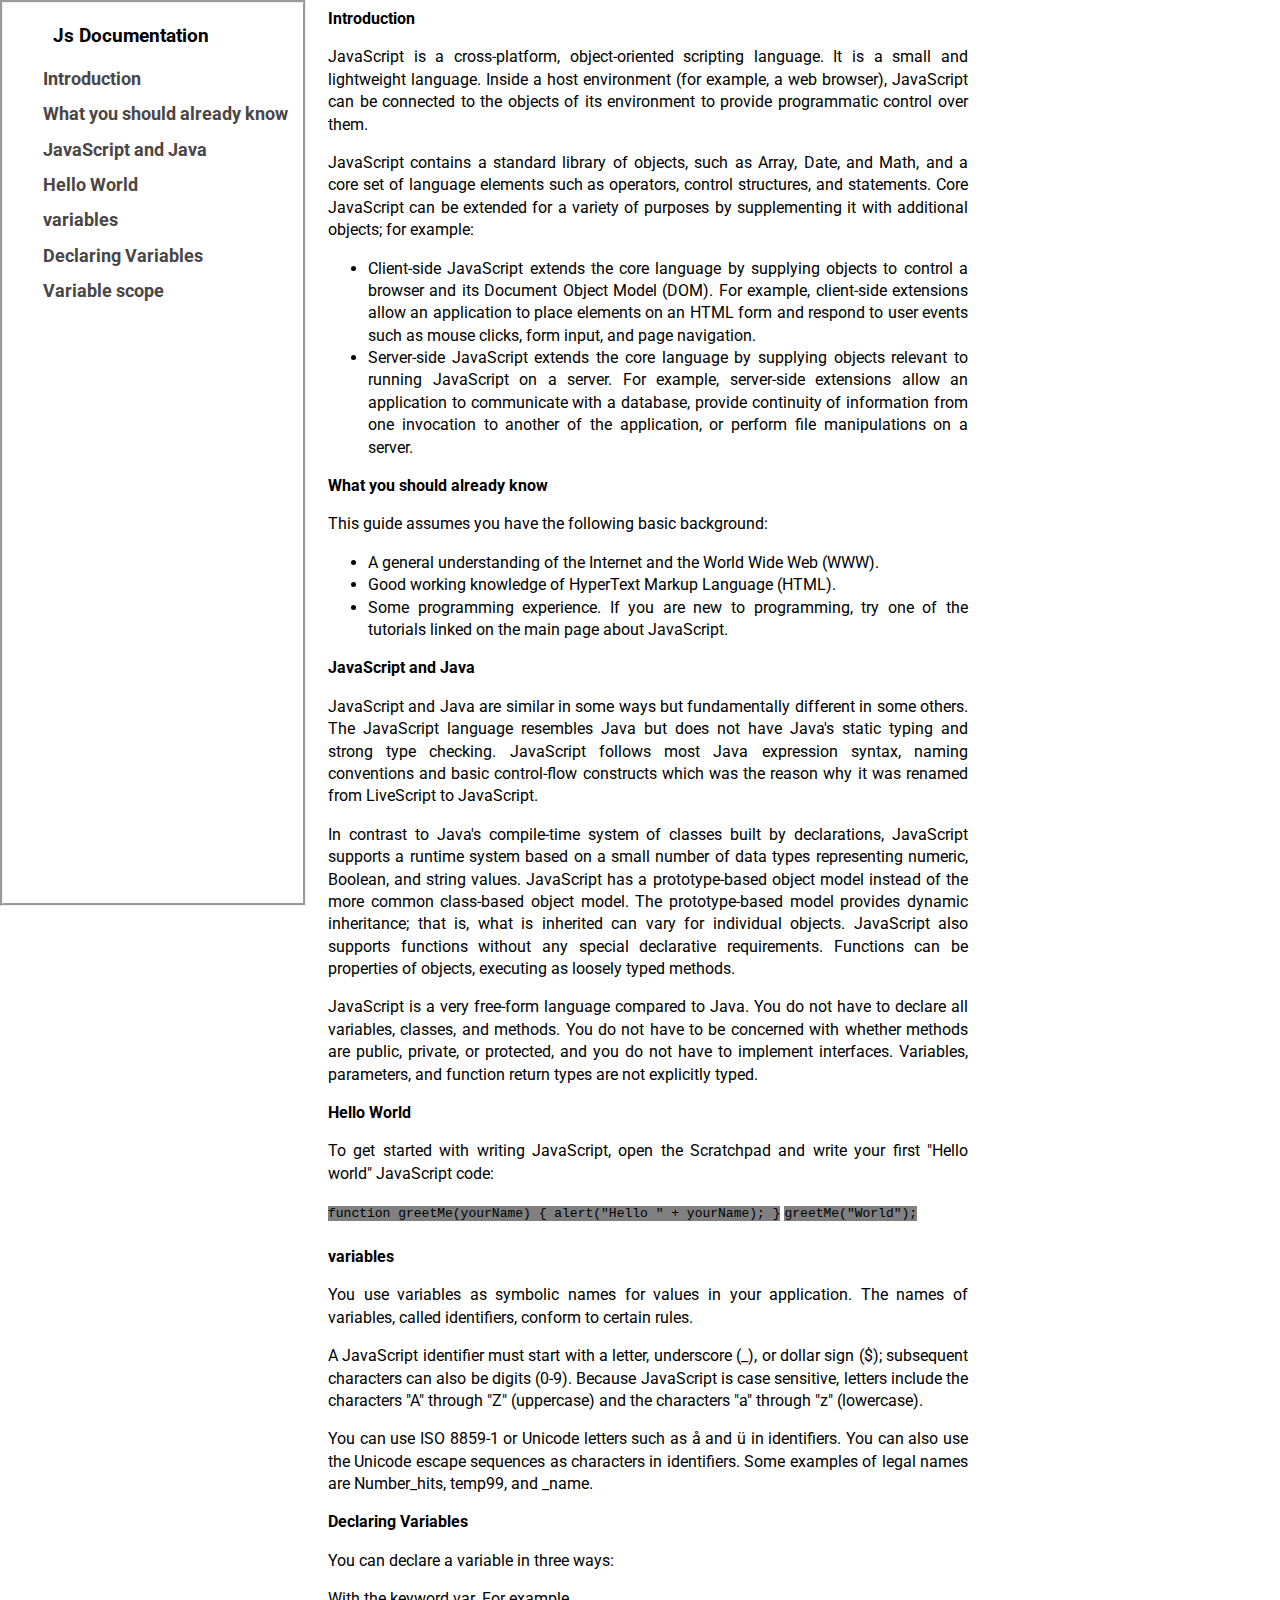
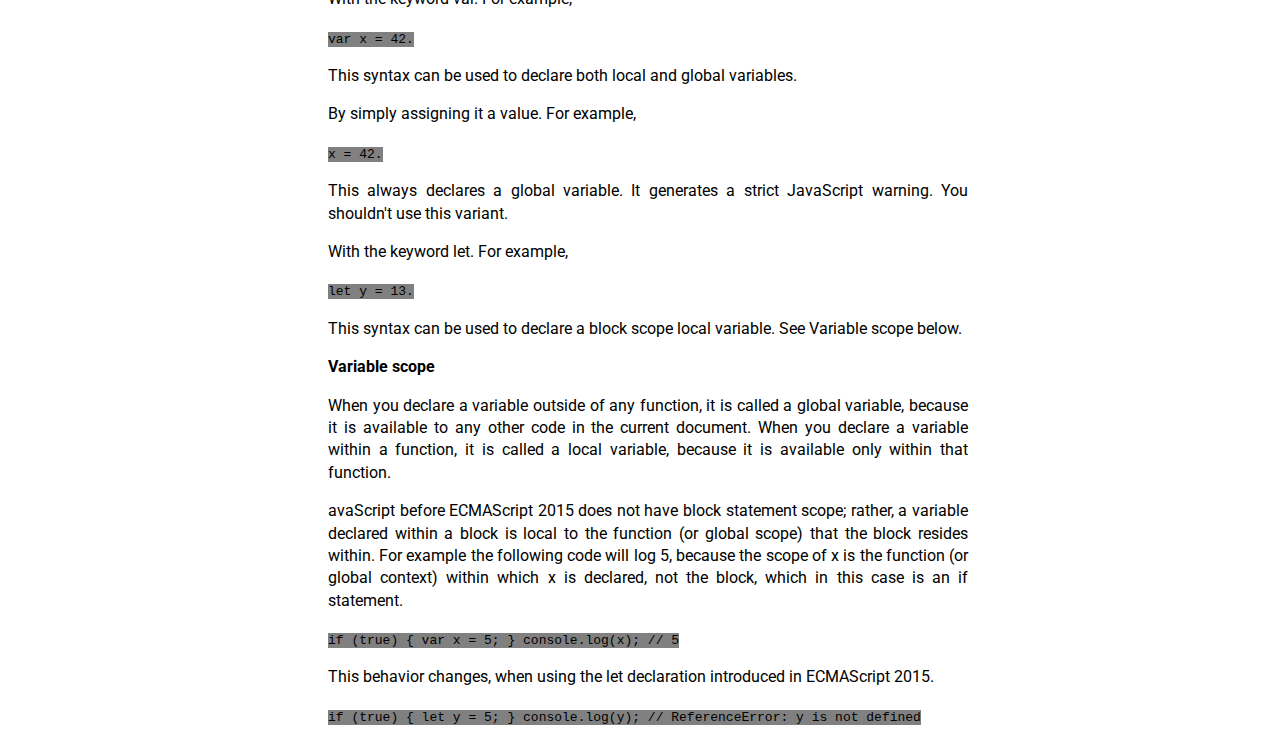
<file: build_a_techical_documentation/index.html>
<!DOCTYPE html>
<html lang="en">
<head>
    <meta charset="UTF-8">
    <meta http-equiv="X-UA-Compatible" content="IE=edge">
    <meta name="viewport" content="width=device-width, initial-scale=1.0">
    <title>Document</title>
    <link rel="stylesheet" href="style.css">
</head>
<body>
    <nav id="navbar">
        <header>Js Documentation</header>
        <Ul>
        
         <li><a class="nav-link" href="#Introduction">Introduction</a></li>  
        <li><a class="nav-link" href="#What_you_should_already_know">What you should already know</a></li>
        <li><a class="nav-link" href="#JavaScript_and_Java">JavaScript and Java</a></li>
        <li><a class="nav-link" href="#Hello_World">Hello World</a></li>
        <li><a class="nav-link" href="#variables">variables</a></li>
        <li><a class="nav-link" href="#Declaring_Variables">Declaring Variables</a></li>
        <li><a class="nav-link" href="#Variable_scope">Variable scope</a></li>
        </Ul>  
    </nav>
    <main id="main-doc">
     <section class="main-section" id="Introduction">
         <header><b>Introduction</b></header>
         <P>JavaScript is a cross-platform, object-oriented scripting language. It is a small and lightweight language. Inside a host environment (for example, a web browser), JavaScript can be connected to the objects of its environment to provide programmatic control over them.</P>
         <p>
            JavaScript contains a standard library of objects, such as Array, Date, and Math, and a core set of language elements such as operators, control structures, and statements. Core JavaScript can be extended for a variety of purposes by supplementing it with additional objects; for example:
         </p>
         <ul>
             <li>Client-side JavaScript extends the core language by supplying objects to control a browser and its Document Object Model (DOM). For example, client-side extensions allow an application to place elements on an HTML form and respond to user events such as mouse clicks, form input, and page navigation.</li>
             <li>Server-side JavaScript extends the core language by supplying objects relevant to running JavaScript on a server. For example, server-side extensions allow an application to communicate with a database, provide continuity of information from one invocation to another of the application, or perform file manipulations on a server.
            </li>
            </ul>
        </section>
     <section class="main-section" id="What_you_should_already_know">
         <header><b>What you should already know</b></header>
         <p>This guide assumes you have the following basic background:</p>
         <Ul>
             <li>A general understanding of the Internet and the World Wide Web (WWW).</li>
             <li>Good working knowledge of HyperText Markup Language (HTML).</li>
             <li>Some programming experience. If you are new to programming, try one of the tutorials linked on the main page about JavaScript.</li>

         </Ul>
     </section>
     <section class="main-section" id="JavaScript_and_Java">
         <header><b>JavaScript and Java</b></header>
         <P>JavaScript and Java are similar in some ways but fundamentally different in some others. The JavaScript language resembles Java but does not have Java's static typing and strong type checking. JavaScript follows most Java expression syntax, naming conventions and basic control-flow constructs which was the reason why it was renamed from LiveScript to JavaScript.</P>
         <p>In contrast to Java's compile-time system of classes built by declarations, JavaScript supports a runtime system based on a small number of data types representing numeric, Boolean, and string values. JavaScript has a prototype-based object model instead of the more common class-based object model. The prototype-based model provides dynamic inheritance; that is, what is inherited can vary for individual objects. JavaScript also supports functions without any special declarative requirements. Functions can be properties of objects, executing as loosely typed methods.</p>
         <p>JavaScript is a very free-form language compared to Java. You do not have to declare all variables, classes, and methods. You do not have to be concerned with whether methods are public, private, or protected, and you do not have to implement interfaces. Variables, parameters, and function return types are not explicitly typed.</p>


     </section>
     <section class="main-section" id="Hello_World">
         <header><b>Hello World</b></header>
         <p>To get started with writing JavaScript, open the Scratchpad and write your first "Hello world" JavaScript code:</p>
         <code class="code">function greetMe(yourName) { alert("Hello " + yourName); }</code>
         <code class="code">greetMe("World");</code>
     </section>
     <br>
     <section class="main-section" id="variables">
         <header><b>variables</b></header>
         <P>You use variables as symbolic names for values in your application. The names of variables, called identifiers, conform to certain rules.</P>
         <p>A JavaScript identifier must start with a letter, underscore (_), or dollar sign ($); subsequent characters can also be digits (0-9). Because JavaScript is case sensitive, letters include the characters "A" through "Z" (uppercase) and the characters "a" through "z" (lowercase).

        </p>
        <p>You can use ISO 8859-1 or Unicode letters such as å and ü in identifiers. You can also use the Unicode escape sequences as characters in identifiers. Some examples of legal names are Number_hits, temp99, and _name.

        </p>
        </section>
     <section class="main-section" id="Declaring_Variables">
         <header><b>Declaring Variables</b></header>
         <P>You can declare a variable in three ways:</P>
         <P>With the keyword var. For example,</P>
         <code class="code">var x = 42.</code>
         <P>This syntax can be used to declare both local and global variables.

        </P>
        <p>By simply assigning it a value. For example,</p>
        <code class="code">x = 42.</code>
        <p>This always declares a global variable. It generates a strict JavaScript warning. You shouldn't use this variant.</p>
        <p>With the keyword let. For example,</p>
        <code class="code">let y = 13.</code>
        <P>This syntax can be used to declare a block scope local variable. See Variable scope below.</P>

     </section>
     <section class="main-section" id="Variable_scope">
         <header><b>Variable scope</b></header>
         <P>When you declare a variable outside of any function, it is called a global variable, because it is available to any other code in the current document. When you declare a variable within a function, it is called a local variable, because it is available only within that function.</P>
         <p>avaScript before ECMAScript 2015 does not have block statement scope; rather, a variable declared within a block is local to the function (or global scope) that the block resides within. For example the following code will log 5, because the scope of x is the function (or global context) within which x is declared, not the block, which in this case is an if statement.</p>
         <code class="code">if (true) { var x = 5; } console.log(x); // 5</code>
         <p>This behavior changes, when using the let declaration introduced in ECMAScript 2015.</p>
         <code class="code">if (true) { let y = 5; } console.log(y); // ReferenceError: y is not
            defined</code>

     </section>
    </main>
</body>
</html>
</file>
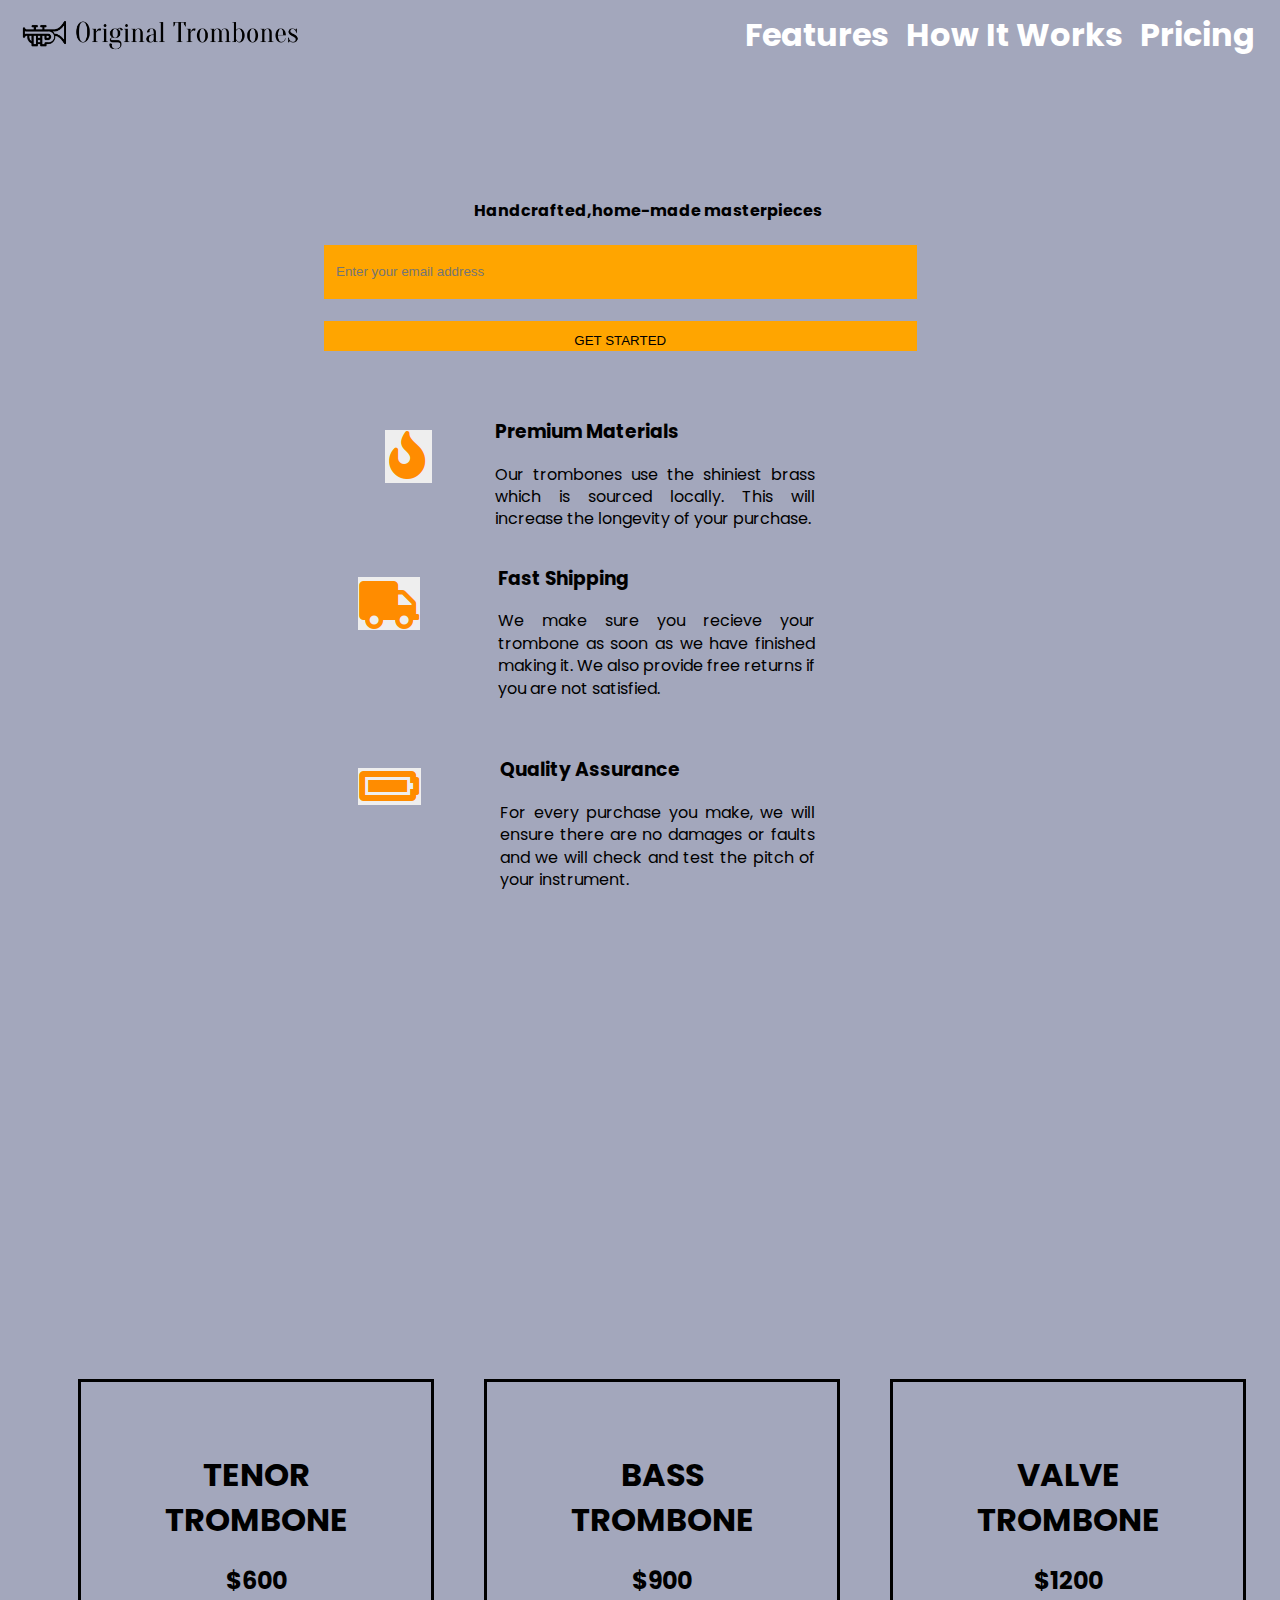
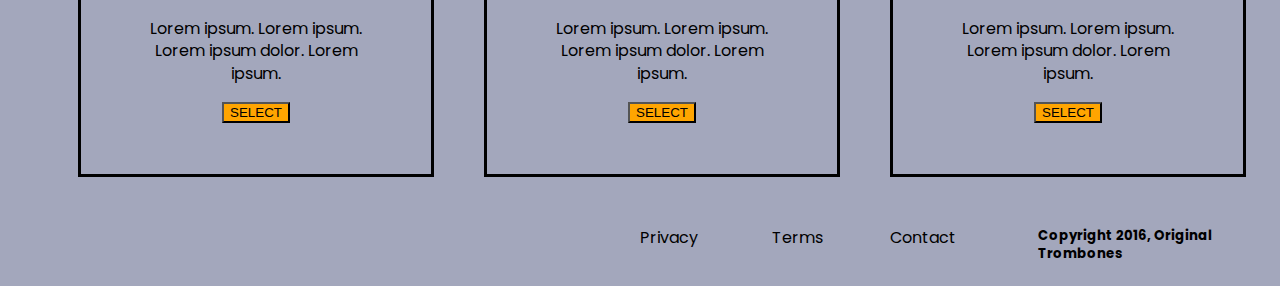
<file: product_landing_page/index.html>
<!DOCTYPE html>
<html lang="en">
<head>
    <meta charset="UTF-8">
    <meta http-equiv="X-UA-Compatible" content="IE=edge">
    <meta name="viewport" content="width=device-width, initial-scale=1.0">
    <title>Document</title>
    <link rel="stylesheet" href="style.css">
</head>
<header id="header">
    <img id="header-img" src="product-landing-page-logo.png" alt="campany logo" width="300px"  > 
<nav id="nav-bar">
    <h1 >
        <a class="nav-link" href="#Features">Features</a> 
        <a class="nav-link" href="#video">How It Works</a>
        <a class="nav-link" href="#Pricing">Pricing</a>
    </h1>
      
</nav>
</header>
<body>
  
    <form action="https://www.freecodecamp.com/email-submit"  id="form" >
        <label for="email" name="email" id="text" >Handcrafted,home-made masterpieces</label>
        <br>
        <br>
        <input type="email" placeholder="Enter your email address" id="email" required >
        <br>
        <br>
        <button id="submit" type="submit" requiered action="https://www.freecodecamp.com/email-submit">GET STARTED</button>
    </form>
    <section id="Features">
        <div id="row1">
            <div id="columen1_1">
                <img src="flame.png" alt="unable to show the picture">
            </div >
            <div id="columen1_2">
                <h3>Premium Materials</h3>
                <p>Our trombones use the shiniest brass which is sourced locally. This will increase the longevity of your purchase.</p> 
            </div> 
        </div>  
                         
           
        <div id="row2">
            <div id="columen2_1">    
                <img src="car.png" alt="unable to show picture">
            </div>
            <div id="columen2_2">
                <h3>Fast Shipping</h3>
                <p>We make sure you recieve your trombone as soon as we have finished making it. We also provide free returns if you are not satisfied.</p>
            </div> 
        </div>
        <br>
        <div id="row3"> 
            <div id="columen3_1">
                <img src="battery.png" alt="unable to show the picture">
            </div>  
            <div id="columen3_2">
                <h3>Quality Assurance</h3>
                <p>For every purchase you make, we will ensure there are no damages or faults and we will check and test the pitch of your instrument.</p>
            </div> 
            
                
            
        </div>

    </section>
    <section id="video">
        
      
            <iframe width="560" height="315" src="https://www.youtube.com/embed/oTJn8IPY5ek" title="YouTube video player" frameborder="0" allow="accelerometer; autoplay; clipboard-write; encrypted-media; gyroscope; picture-in-picture" allowfullscreen></iframe>        
                   
                

            
        
    </section>
    <section id="Pricing">
        <div id="list">
            <div id="list_1" class="box">
                <h1>TENOR TROMBONE</h1>
                <h2>$600</h2>
                <P>Lorem ipsum.
                    Lorem ipsum.
                    Lorem ipsum dolor.
                    Lorem ipsum.</P>
                 <Button type="menu" class="select">SELECT</Button>   
            </div >
            <div id="list_2" class="box">
                <h1>BASS TROMBONE</h1>
                <h2>$900</h2>
                <P>Lorem ipsum.
                    Lorem ipsum.
                    Lorem ipsum dolor.
                    Lorem ipsum.</P>
                 <Button type="menu" class="select">SELECT</Button>   
            </div>
            <div id="list_3" class="box">
                <h1>VALVE TROMBONE</h1>
                <h2>$1200</h2>
                <P>Lorem ipsum.
                    Lorem ipsum.
                    Lorem ipsum dolor.
                    Lorem ipsum.</P>
                 <Button type="menu" class="select">SELECT</Button>   
            </div>
            
        </div>
    </section>
   
</body>
<footer>
    <ul id="foot">
        <li>Privacy</li>
        <li>Terms</li>
        <li>Contact</li>
    </ul>
    <h5>Copyright 2016, Original Trombones</h5>
</footer>
</html>
</file>
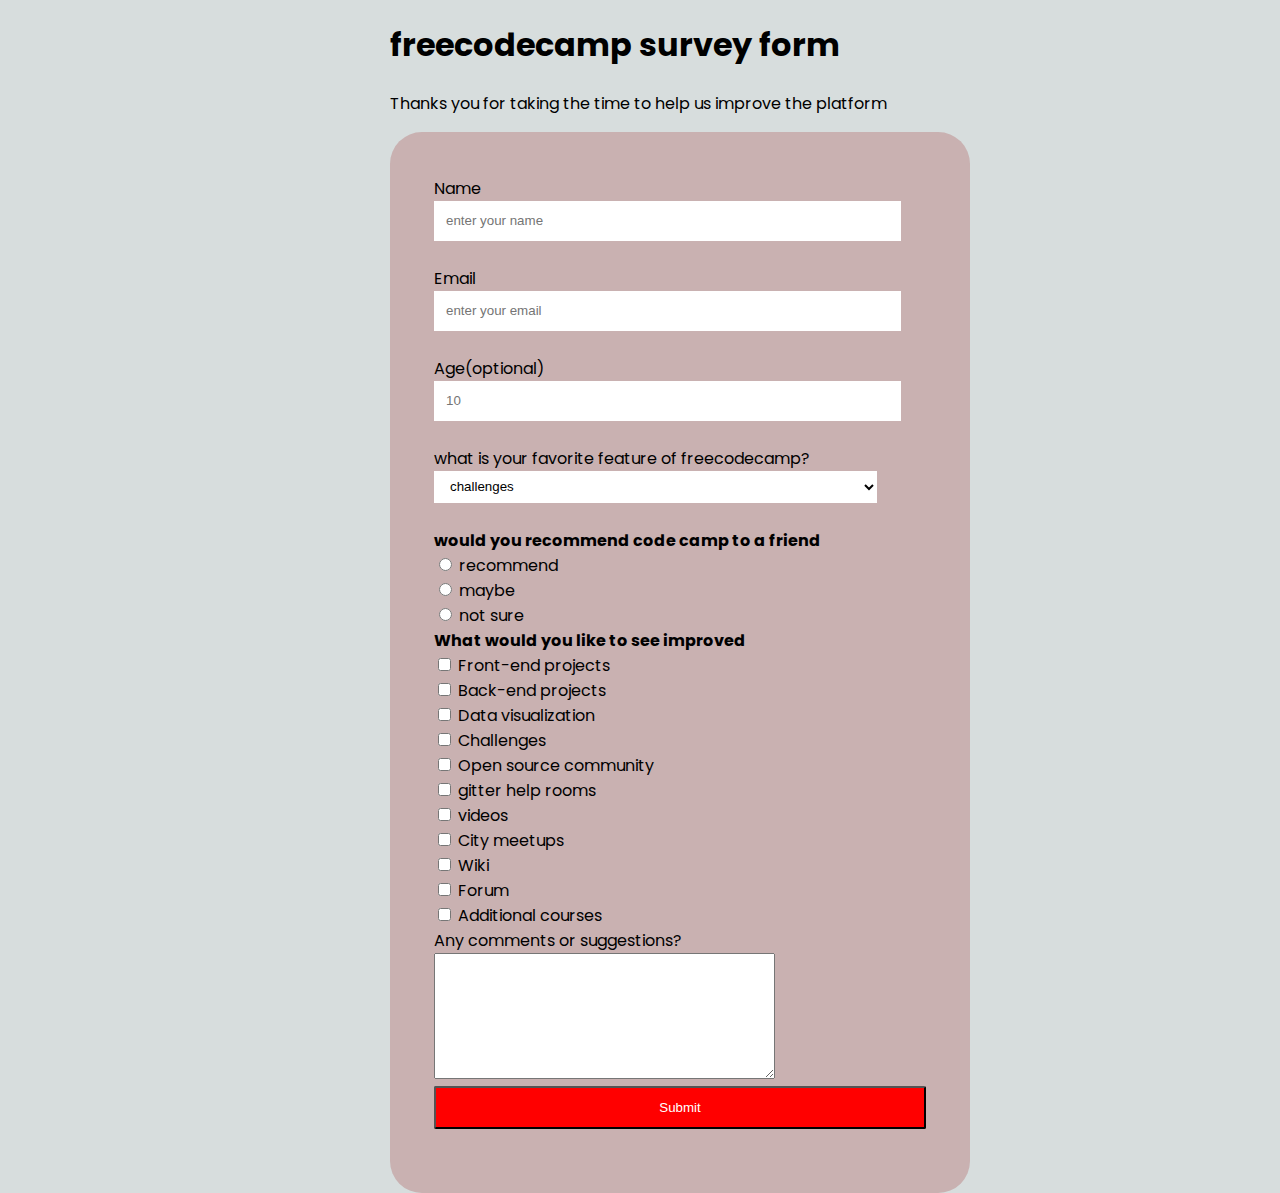
<file: survery _form/index.html>
<!DOCTYPE html>
<html lang="en">
<head>
    <meta charset="UTF-8">
    <meta http-equiv="X-UA-Compatible" content="IE=edge">
    <meta name="viewport" content="width=device-width, initial-scale=1.0">
    <title>Document</title>
    <link rel="stylesheet" href="style.css">
</head>
<body>
    <header>
    <h1 id="title">freecodecamp survey form</h1>
    </header>
    <p id="discribtion">Thanks you for taking the time to help us
        improve the platform
    </p>
    <form id="survey-form">
        <div class="input-headings">
        <label for="name " id="name-label">Name</label>
        <br>
        <input id="name" type="text " name="name" placeholder="enter your name" required class="form-input"></input>
        <br>
        <label for="email" id="email-label">Email</label>
        <br>
        <input id="email" type="email" name="email" placeholder="enter your email" required class="form-input"></input>
        <br>
        <label for="number" id="number-label">Age(optional)</label>
        <br>
        <input id="number" type="number" name="number" placeholder="10" min="18" max="50" required class="form-input"></input>
        <br>
        <label for="dropdown" id="dropdown-label">what is your favorite feature of freecodecamp?</label>
        <br>
        <select id="dropdown" class="form-input">
            <option value="challenges">challenges</option>
            <option value="project">project</option>
            <option value="commnnity">community</option>
            <option value="opensource">opensource</option>
        </select>
        <br>
        <label for="recommend" id="recommend"><B>would you recommend code camp to a friend</B></label>
        <br>

        <input id="recommend" type="radio" id="definatily" name="choose" value="definatily">
        <label for="recommend"> recommend</label>
        <br>
        <input id="recommend" type="radio" id="maybe" name="choose" value="maybe">
        <label for="recommend"> maybe</label>
        <br>
        <input id="recommend" type="radio" id="notsure" name="choose" value="notsure">
        <label for="recommend"> not sure</label>
        <br>
        <label for="improved" id="improved"><b>What would you like to see improved</b></label>
        <br>
        <input id="checkbox" type="checkbox" name="improved" value="frontend">
        <label for="checkbox">Front-end projects</label>
        <br>
        <input id="checkbox" type="checkbox" name="improved" value="backend">
        <label for="checkbox">Back-end projects</label>
        <br><input id="checkbox" type="checkbox" name="improved" value="dat_vis">
        <label for="checkbox">Data visualization</label>
        <br><input id="checkbox" type="checkbox" name="improved" value="challenges">
        <label for="checkbox">Challenges</label>
        <br><input id="checkbox" type="checkbox" name="improved" value="open_source">
        <label for="checkbox">Open source community</label>
        <br><input id="checkbox" type="checkbox" name="improved" value="gitter">
        <label for="checkbox">gitter help rooms</label>
        <br><input id="checkbox" type="checkbox" name="improved" value="videos">
        <label for="checkbox">videos</label>
        <br><input id="checkbox" type="checkbox" name="improved" value="city_meet">
        <label for="checkbox">City meetups</label>
        <br><input id="checkbox" type="checkbox" name="improved" value="wiki">
        <label for="checkbox">Wiki</label>
        <br>
        <input id="checkbox" type="checkbox" name="improved" value="forum">
        <label for="checkbox">Forum</label>
        <br><input id="checkbox" type="checkbox" name="improved" value="add_courses">
        <label for="checkbox">Additional courses</label>
        <br>
        <label for="comment" id="comment">Any comments or suggestions?</label>
        <br>
        <textarea name="comment" id="textarea" cols="40" rows="8"></textarea>
        <br>
        <button type="submit" id="submit" class="submit-button">Submit</button>
        
        </div>

    </form>
</body> 
</html>
</file>
<file: build_a_techical_documentation/style.css>
@import url('https://fonts.googleapis.com/css2?family=Poppins:wght@300&family=Roboto:wght@300&display=swap');
@media(max-width: 800px){


}

body{
    font-family: 'Poppins', sans-serif;
    font-family: 'Roboto', sans-serif; 
    line-height: 1.4;
    width: 100%;
    color: black;
}

#navbar{
    position: fixed;
    height: 100%;
    min-width: 300px;
    width: 300px;

    top: 0px;
    left: 0px;

    color: black;
    background-color: white;
    padding: 75px, 0px;
    border-style: groove;
}
#navbar header{
    margin-top:20px ;
    margin-left: 50px;
    font-weight: bolder;
    font-size: larger;
}
#navbar li{
    list-style: none;
    text-decoration: none;
    margin-bottom: 10px;
   

}
#navbar a{
    text-decoration: none;
    font-weight: bolder;
    color: rgb(75, 70, 70);
    font-size: large;
    


}
#navbar a:hover{
    background-color: rgb(211, 206, 206);
}

#main-doc{
    margin-left:25% ;
    width: 50%;
    text-align: justify;
}
.code{
   
    height:50px;
    background-color: gray;
    margin: 5;
}
</file>
<file: product_landing_page/style.css>
@import url('https://fonts.googleapis.com/css2?family=Poppins:wght@300&display=swap');
header{
    position: fixed;
    top: 0px;
    left: 0px;
    width: 100%;
    height: 20px;
    padding: 25px 0px;
    display: flex;
    justify-content: space-between;
    align-items: center;
    background-color: #A3A7BC;
}

body{
    background-color: #A3A7BC;
   
    line-height: 1.4;
    text-decoration: none;
    list-style-type: none;
    font-family: 'poppins';
    color: black;

}
#form{
    margin-top: 200px;
    margin-left: 25%;
 
  
    height: 200px;
     

}

#text{
    margin: 150px;
    font-weight: bolder;
}
#email {
    width: 60%;
    height: 15%;
    border: none;
    outline: none;
    padding: 0.75rem;
    background-color:#ffa500;
    


}
#submit{
    
    width: 62.5%;
    height: 15%;
    border: none;
    outline: none;
    padding: 0.75rem;
    background-color:#ffa500;
    padding: top 0.5em;
    
    
}
#nav-bar{
    margin-right: 20px;
}
.nav-link{
    text-decoration: none;
    color:white;
    padding: 5px;
   
  
}
a:hover{
    color: #ffa500;
}
#Features{
    margin-left: 350px;
    text-align: justify;
    
    
}
#row1{
    display: flex;
    width: 50%;
    
}
#row2{
    display: flex;
    width: 50%;
}
#row3{
    display: flex;
    width: 50%;
}
#columen1_1{
    column-count: 2;
    margin-top: 30px;
    margin-left: 27px;
}
#columen2_1{
    column-count: 2;
    margin-top: 30px;
}
#columen3_1{
    column-count: 2;
    margin-top: 30px; 
}
#video{
    margin-top: 50px;
    margin-left: 25%;
}
h1{
   
    color: black
    
}


ul {
    list-style-type: none; /* Remove bullets */
    padding: 0; /* Remove padding */
    margin-left: 50%; /* Remove margins */
    margin-top: 50px;
  
  }
  ul li {
      float: left;
      column-count: 2;
  }
#list{
    display: flex;
    margin-left: 20px;
    margin-right: 20px;
    
}
#Pricing{
    align-items: center;
    
    margin-top: 100px;
    display: flex;
    
    
}
.box{
    
    text-align: center;
    padding: 50px;
    align-items: center;
    width: 250px;
    border-style: solid;
    margin-left: 50px;
    
    
    
}
.select{
    background-color: #ffa500;
}
</file>
<file: survery _form/style.css>
@import url('https://fonts.googleapis.com/css2?family=Poppins:wght@100&display=swap');
body {
    font-family: 'poppins';
    
    background-color: #d7dddd;
    width: 500px;
    margin: auto;
    

}
form {
    background-color:rgb(147,5,5,0.2);
    padding: 2.5rem 2.5rem;
    border-radius: 2rem;
    width: 500px;
    margin: auto;
    


}
#submit{
    width: 100%;
    padding:0.75rem;
    background-color: red;
    color: white;
    border-radius: 2px;
    cursor: pointer;
}
.input-headings { 
  margin: 0 auto 1.25rem auto;
  padding: 0.25rem;

}
.form-input{
    display: block;
    width: 90%;
    height:2rem;
    padding: 0.25rem 0.75rem;
    background-color: #fff;
    border:  1px ;
}
</file>
